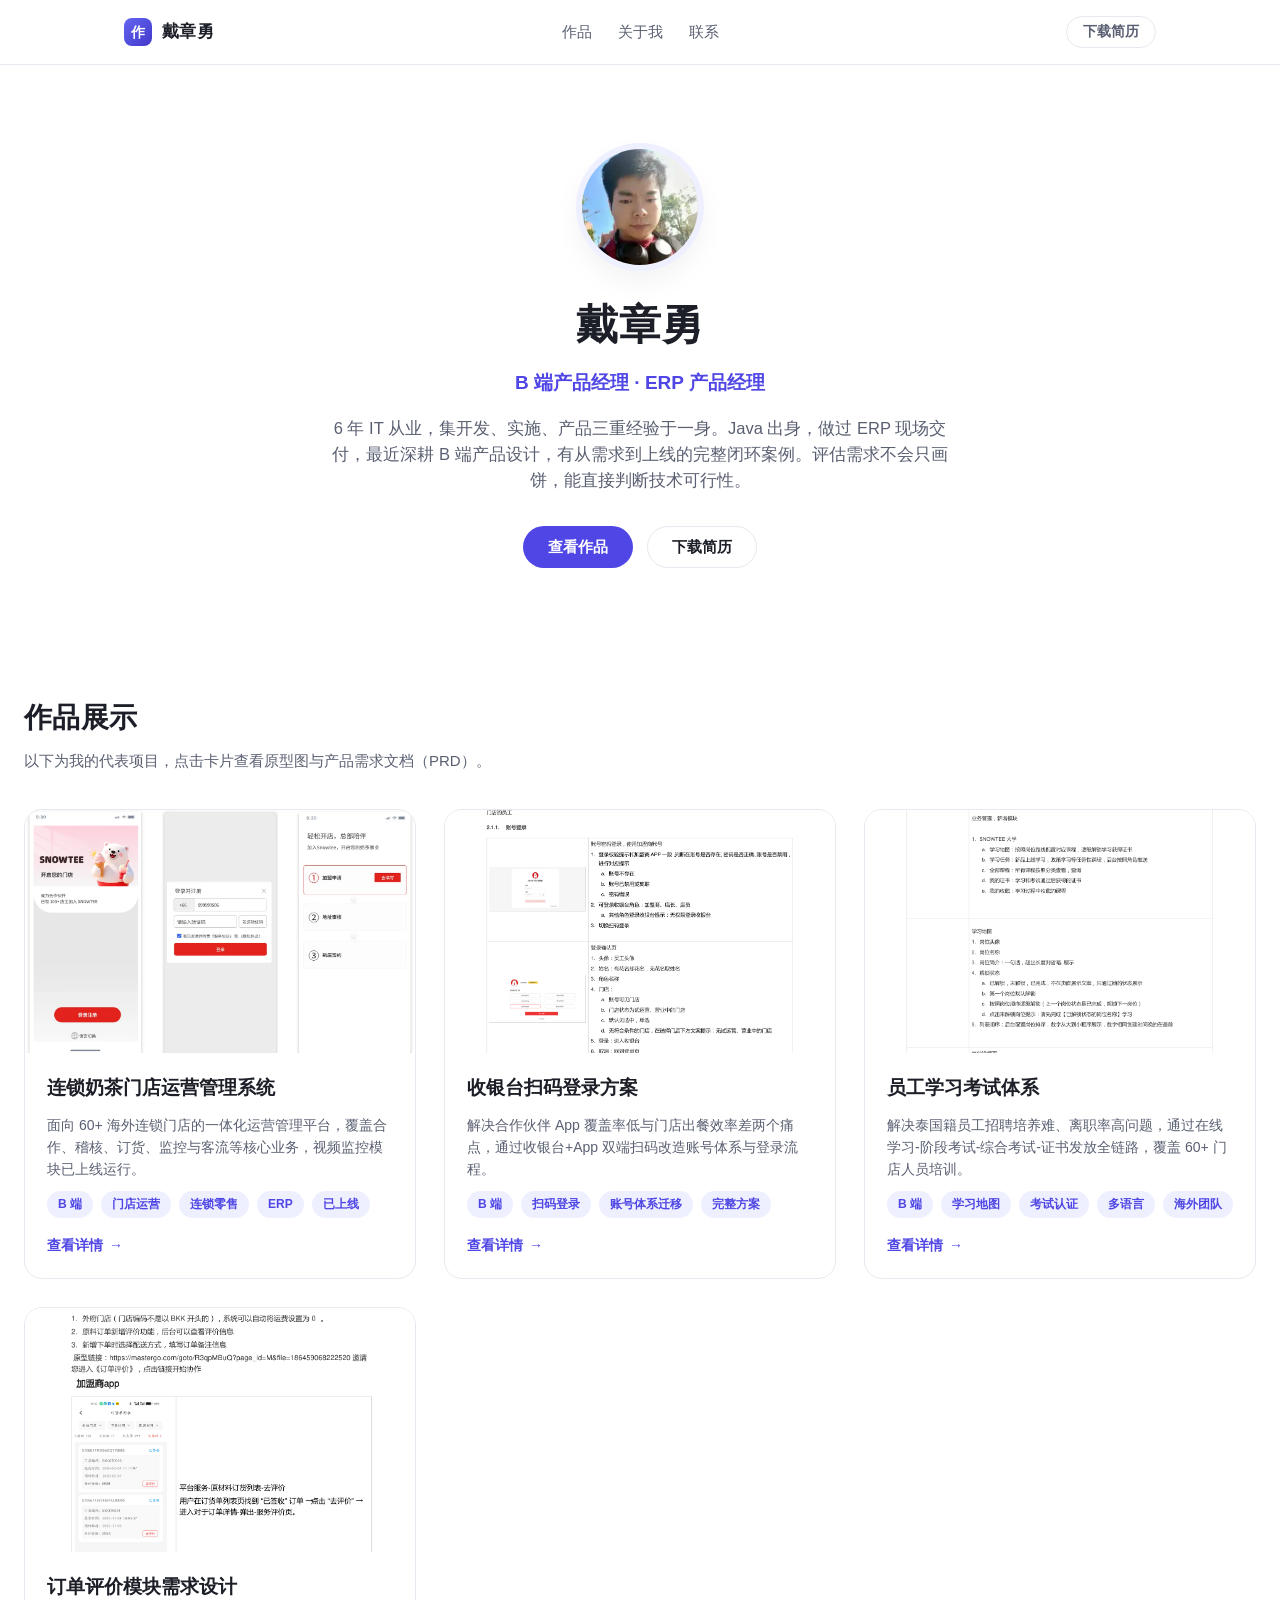
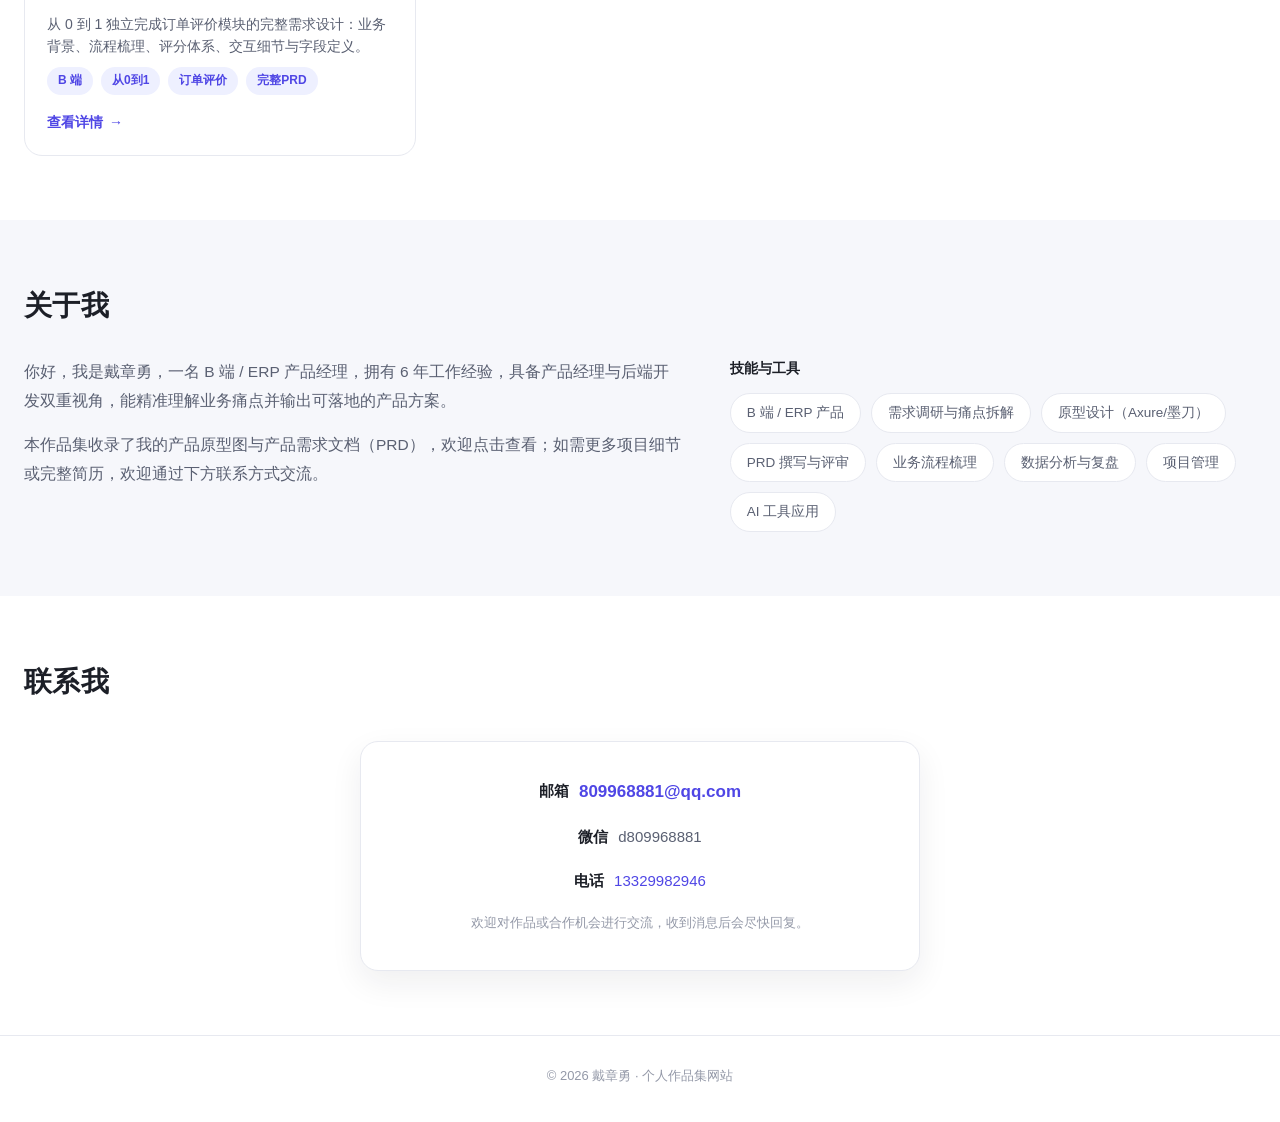
<file: index.html>
<!DOCTYPE html>
<html lang="zh-CN">
<head>
  <meta charset="UTF-8">
  <meta name="viewport" content="width=device-width, initial-scale=1.0">
  <title>戴章勇 · B 端产品经理作品集</title>
  <meta name="description" content="B 端 / ERP 产品经理戴章勇的个人作品集：展示产品设计原型图与产品需求文档（PRD），欢迎点击查看。">
  <meta name="author" content="戴章勇">
  <meta property="og:type" content="website">
  <meta property="og:title" content="戴章勇 · B 端产品经理作品集">
  <meta property="og:description" content="B 端 / ERP 产品经理戴章勇的作品集：原型图与产品需求文档。">
  <meta property="og:image" content="https://alsacei10.github.io/portfolio/assets/img/og-cover.png">
  <link rel="icon" href="assets/img/favicon.png" type="image/png">
  <link rel="stylesheet" href="assets/css/style.css">
</head>
<body>
  <header class="site-header">
    <nav class="nav container" aria-label="主导航">
      <a class="nav-brand" href="index.html">
        <span class="brand-mark">作</span>
        <span id="nav-name">戴章勇</span>
      </a>
      <ul class="nav-links">
        <li><a href="index.html#projects">作品</a></li>
        <li><a href="index.html#about">关于我</a></li>
        <li><a href="index.html#contact">联系</a></li>
      </ul>
      <a class="btn btn-ghost" href="assets/resume.pdf" target="_blank" rel="noopener" id="nav-resume">下载简历</a>
    </nav>
  </header>

  <main>
    <section class="hero">
      <img class="avatar" id="avatar" src="assets/img/avatar.png" alt="头像" width="116" height="116">
      <h1 class="hero-name" id="hero-name">戴章勇</h1>
      <p class="hero-role" id="hero-role">B 端产品经理 · ERP 产品经理</p>
      <p class="hero-tagline" id="hero-tagline">6 年产品与开发经验，兼具业务与技术视角，专注 B 端 / ERP 产品规划、原型设计与 PRD 撰写。</p>
      <div class="hero-actions">
        <a class="btn btn-primary" href="#projects">查看作品</a>
        <a class="btn btn-secondary" href="assets/resume.pdf" target="_blank" rel="noopener" id="hero-resume">下载简历</a>
      </div>
      <div class="error-banner" id="data-error" role="alert">
        数据加载失败：请通过本地服务器访问（如 python -m http.server 8000）或部署后再打开本页。
      </div>
    </section>

    <section class="section" id="projects">
      <h2 class="section-title">作品展示</h2>
      <p class="section-sub">以下为我的代表项目，点击卡片查看原型图与产品需求文档（PRD）。</p>
      <div class="project-grid" id="project-grid"></div>
    </section>

    <section class="section section-alt" id="about">
      <h2 class="section-title">关于我</h2>
      <div class="about-grid">
        <div class="about-bio" id="about-bio"></div>
        <div>
          <div class="about-skills-label" id="skills-label">技能与工具</div>
          <div class="skill-list" id="skill-list"></div>
        </div>
      </div>
    </section>

    <section class="section" id="contact">
      <h2 class="section-title">联系我</h2>
      <div class="contact">
        <div class="contact-card">
          <div class="contact-line"><span class="label">邮箱</span><a class="contact-email" id="contact-email" href="mailto:809968881@qq.com">809968881@qq.com</a></div>
          <div class="contact-line" id="contact-wechat-line"><span class="label">微信</span><span id="contact-wechat"></span></div>
          <div class="contact-line" id="contact-phone-line"><span class="label">电话</span><a id="contact-phone" href="tel:13329982946"></a></div>
          <p class="contact-hint">欢迎对作品或合作机会进行交流，收到消息后会尽快回复。</p>
        </div>
      </div>
    </section>
  </main>

  <footer class="site-footer">
    <p>© <span id="footer-year">2026</span> <span id="footer-name">戴章勇</span> · 个人作品集网站</p>
  </footer>

  <script src="assets/js/main.js"></script>
</body>
</html>
</file>
<file: assets/css/style.css>
/* ============================================================
   个人作品集网站 v1 · 简约浅色主题
   纯静态：无外部依赖，字体使用系统字体栈
   ============================================================ */

:root {
  --bg: #ffffff;
  --bg-soft: #f6f7fb;
  --text: #1c1f27;
  --text-2: #5a6072;
  --text-3: #9499a8;
  --accent: #4f46e5;
  --accent-strong: #4338ca;
  --accent-soft: #eef0ff;
  --border: #e7e9f0;
  --radius-lg: 18px;
  --radius-md: 12px;
  --radius-sm: 8px;
  --shadow-card: 0 12px 32px rgba(28, 31, 39, 0.07);
  --shadow-hover: 0 18px 44px rgba(28, 31, 39, 0.12);
  --font: -apple-system, BlinkMacSystemFont, "Segoe UI", "PingFang SC",
          "Hiragino Sans GB", "Microsoft YaHei", "Noto Sans SC", sans-serif;
}

* { box-sizing: border-box; }

html { scroll-behavior: smooth; }

body {
  margin: 0;
  font-family: var(--font);
  color: var(--text);
  background: var(--bg);
  line-height: 1.6;
  -webkit-font-smoothing: antialiased;
}

img { max-width: 100%; display: block; }

a { color: var(--accent); text-decoration: none; }
a:hover { color: var(--accent-strong); }

h1, h2, h3, p { margin: 0; }

.container {
  max-width: 1080px;
  margin: 0 auto;
  padding: 0 24px;
}

:focus-visible {
  outline: 2px solid var(--accent);
  outline-offset: 2px;
  border-radius: 4px;
}

@media (prefers-reduced-motion: reduce) {
  * { transition: none !important; animation: none !important; }
  html { scroll-behavior: auto; }
}

/* ---------- 顶栏导航 ---------- */
.site-header {
  position: sticky;
  top: 0;
  z-index: 50;
  background: rgba(255, 255, 255, 0.82);
  backdrop-filter: blur(14px);
  -webkit-backdrop-filter: blur(14px);
  border-bottom: 1px solid var(--border);
}

.nav {
  display: flex;
  align-items: center;
  justify-content: space-between;
  height: 64px;
  gap: 16px;
}

.nav-brand {
  font-size: 17px;
  font-weight: 700;
  color: var(--text);
  letter-spacing: 0.02em;
  display: inline-flex;
  align-items: center;
  gap: 10px;
}

.nav-brand .brand-mark {
  width: 28px;
  height: 28px;
  border-radius: 8px;
  background: linear-gradient(135deg, #6366f1, #4338ca);
  color: #fff;
  display: inline-flex;
  align-items: center;
  justify-content: center;
  font-size: 14px;
  font-weight: 800;
}

.nav-links {
  display: flex;
  align-items: center;
  gap: 26px;
  list-style: none;
  margin: 0;
  padding: 0;
}

.nav-links a {
  color: var(--text-2);
  font-size: 15px;
  font-weight: 500;
}
.nav-links a:hover { color: var(--accent); }

/* ---------- 按钮 ---------- */
.btn {
  display: inline-flex;
  align-items: center;
  justify-content: center;
  gap: 8px;
  padding: 11px 24px;
  border-radius: 999px;
  font-size: 15px;
  font-weight: 600;
  line-height: 1.2;
  cursor: pointer;
  transition: background-color 0.18s ease, box-shadow 0.18s ease,
              transform 0.18s ease, color 0.18s ease;
  border: 1px solid transparent;
  white-space: nowrap;
}

.btn-primary {
  background: var(--accent);
  color: #fff;
}
.btn-primary:hover {
  background: var(--accent-strong);
  color: #fff;
  transform: translateY(-1px);
  box-shadow: 0 10px 22px rgba(79, 70, 229, 0.28);
}

.btn-secondary {
  background: var(--bg);
  color: var(--text);
  border-color: var(--border);
}
.btn-secondary:hover {
  border-color: var(--accent);
  color: var(--accent);
  transform: translateY(-1px);
}

.btn-ghost {
  background: transparent;
  color: var(--text-2);
  border-color: var(--border);
  padding: 7px 16px;
  font-size: 13.5px;
}
.btn-ghost:hover { color: var(--accent); border-color: var(--accent); }

.btn-sm { padding: 7px 16px; font-size: 13.5px; }

/* ---------- Hero ---------- */
.hero {
  text-align: center;
  padding: 84px 24px 64px;
}

.avatar {
  width: 116px;
  height: 116px;
  border-radius: 50%;
  object-fit: cover;
  margin: 0 auto 26px;
  box-shadow: 0 0 0 6px var(--accent-soft), var(--shadow-card);
}

.hero-name { font-size: 42px; font-weight: 800; letter-spacing: 0.01em; }

.hero-role {
  margin-top: 10px;
  font-size: 19px;
  font-weight: 600;
  color: var(--accent);
}

.hero-tagline {
  margin: 16px auto 0;
  max-width: 640px;
  font-size: 16.5px;
  color: var(--text-2);
}

.hero-actions {
  margin-top: 32px;
  display: flex;
  gap: 14px;
  justify-content: center;
  flex-wrap: wrap;
}

/* ---------- 区块 ---------- */
.section { padding: 64px 24px; }
.section-alt { background: var(--bg-soft); }

.section-title {
  font-size: 28px;
  font-weight: 800;
  letter-spacing: 0.01em;
}

.section-sub {
  margin-top: 8px;
  font-size: 15px;
  color: var(--text-2);
  max-width: 560px;
}

/* ---------- 项目卡片 ---------- */
.project-grid {
  margin-top: 36px;
  display: grid;
  grid-template-columns: repeat(auto-fill, minmax(320px, 1fr));
  gap: 28px;
}

.card {
  display: flex;
  flex-direction: column;
  background: var(--bg);
  border: 1px solid var(--border);
  border-radius: var(--radius-lg);
  overflow: hidden;
  transition: transform 0.2s ease, box-shadow 0.2s ease;
  text-decoration: none;
  color: inherit;
}

.card:hover {
  transform: translateY(-4px);
  box-shadow: var(--shadow-hover);
  color: inherit;
}

.card-cover {
  aspect-ratio: 16 / 10;
  object-fit: cover;
  width: 100%;
  background: var(--bg-soft);
}

.card-body { padding: 20px 22px 22px; display: flex; flex-direction: column; gap: 10px; flex: 1; }

.card-title { font-size: 19px; font-weight: 700; }

.card-tagline { font-size: 14px; color: var(--text-2); }

.card-tags { display: flex; flex-wrap: wrap; gap: 8px; }

.card-foot {
  margin-top: auto;
  padding-top: 6px;
  display: flex;
  align-items: center;
  gap: 6px;
  color: var(--accent);
  font-size: 14px;
  font-weight: 600;
}

.card:hover .card-foot .arrow { transform: translateX(4px); }
.card-foot .arrow { transition: transform 0.2s ease; }

/* ---------- 标签 ---------- */
.tag {
  display: inline-flex;
  align-items: center;
  padding: 4px 11px;
  border-radius: 999px;
  background: var(--accent-soft);
  color: var(--accent);
  font-size: 12px;
  font-weight: 600;
}

/* ---------- 关于我 ---------- */
.about-grid {
  display: grid;
  grid-template-columns: 1.25fr 1fr;
  gap: 48px;
  margin-top: 28px;
  align-items: start;
}

.about-bio p { font-size: 15.5px; color: var(--text-2); line-height: 1.9; }
.about-bio p + p { margin-top: 14px; }

.about-skills-label {
  font-size: 14px;
  font-weight: 700;
  color: var(--text);
  margin-bottom: 14px;
}

.skill-list { display: flex; flex-wrap: wrap; gap: 10px; }

.skill-item {
  padding: 8px 16px;
  border-radius: 999px;
  background: var(--bg);
  border: 1px solid var(--border);
  font-size: 13.5px;
  font-weight: 500;
  color: var(--text-2);
}

/* ---------- 联系 ---------- */
.contact { text-align: center; }

.contact-card {
  margin: 36px auto 0;
  max-width: 560px;
  background: var(--bg);
  border: 1px solid var(--border);
  border-radius: var(--radius-lg);
  padding: 36px 32px;
  box-shadow: var(--shadow-card);
  display: flex;
  flex-direction: column;
  gap: 20px;
  align-items: center;
}

.contact-line {
  display: flex;
  align-items: center;
  gap: 10px;
  font-size: 15px;
  color: var(--text-2);
  flex-wrap: wrap;
  justify-content: center;
}

.contact-line .label { font-weight: 600; color: var(--text); }

.contact-email { font-size: 17px; font-weight: 700; color: var(--accent); }
.contact-email:hover { color: var(--accent-strong); }

.contact-hint { font-size: 13px; color: var(--text-3); }

/* ---------- 页脚 ---------- */
.site-footer {
  border-top: 1px solid var(--border);
  padding: 30px 24px 36px;
  text-align: center;
  font-size: 13px;
  color: var(--text-3);
}

/* ============================================================
   项目详情页
   ============================================================ */

.back-link {
  display: inline-flex;
  align-items: center;
  gap: 6px;
  margin: 36px 0 8px;
  font-size: 14px;
  font-weight: 600;
  color: var(--text-2);
}
.back-link:hover { color: var(--accent); }

.project-header { padding: 20px 24px 8px; }

.project-title { font-size: 34px; font-weight: 800; letter-spacing: 0.01em; }

.project-tagline { margin-top: 12px; font-size: 17px; color: var(--text-2); max-width: 680px; }

.meta-chips {
  margin-top: 22px;
  display: flex;
  flex-wrap: wrap;
  gap: 10px 14px;
}

.meta-chip {
  display: inline-flex;
  align-items: center;
  gap: 8px;
  padding: 8px 16px;
  border-radius: 999px;
  background: var(--bg-soft);
  border: 1px solid var(--border);
  font-size: 13.5px;
  color: var(--text-2);
}

.meta-chip b { color: var(--text); font-weight: 700; }

.project-body { max-width: 880px; }

.summary p { font-size: 15.5px; color: var(--text-2); line-height: 1.9; }
.summary p + p { margin-top: 14px; }

.doc-actions {
  margin-top: 28px;
  display: flex;
  flex-wrap: wrap;
  gap: 12px;
}

.doc-note {
  margin-top: 12px;
  font-size: 13px;
  color: var(--text-3);
}

/* ---------- 图集 ---------- */
.gallery {
  margin-top: 28px;
  display: grid;
  gap: 28px;
  max-width: 880px;
}

.gallery figure { margin: 0; }

.gallery img {
  width: 100%;
  border-radius: var(--radius-md);
  border: 1px solid var(--border);
  box-shadow: var(--shadow-card);
  cursor: zoom-in;
}

.gallery figcaption {
  margin-top: 10px;
  font-size: 13px;
  color: var(--text-3);
  text-align: center;
}

/* ---------- 上一个/下一个 ---------- */
.pager {
  display: flex;
  justify-content: space-between;
  gap: 16px;
  margin: 56px 0 24px;
  max-width: 880px;
}

.pager a {
  padding: 14px 20px;
  border: 1px solid var(--border);
  border-radius: var(--radius-md);
  color: var(--text-2);
  font-size: 14px;
  font-weight: 600;
  transition: border-color 0.18s ease, color 0.18s ease, transform 0.18s ease;
}
.pager a:hover { color: var(--accent); border-color: var(--accent); }
.pager .prev:hover { transform: translateX(-2px); }
.pager .next:hover { transform: translateX(2px); }
.pager .disabled { opacity: 0.35; pointer-events: none; }

/* ---------- Lightbox ---------- */
.lightbox {
  position: fixed;
  inset: 0;
  z-index: 100;
  display: none;
  align-items: center;
  justify-content: center;
  background: rgba(12, 14, 22, 0.9);
  backdrop-filter: blur(6px);
  -webkit-backdrop-filter: blur(6px);
  padding: 24px;
}

.lightbox.open { display: flex; }

.lightbox img {
  max-width: 92vw;
  max-height: 82vh;
  border-radius: var(--radius-md);
  box-shadow: 0 30px 80px rgba(0, 0, 0, 0.5);
}

.lightbox .lb-caption {
  position: absolute;
  left: 0;
  right: 0;
  bottom: 26px;
  text-align: center;
  color: rgba(255, 255, 255, 0.82);
  font-size: 14px;
}

.lb-btn {
  position: absolute;
  display: inline-flex;
  align-items: center;
  justify-content: center;
  width: 46px;
  height: 46px;
  border-radius: 50%;
  border: 1px solid rgba(255, 255, 255, 0.25);
  background: rgba(255, 255, 255, 0.08);
  color: #fff;
  font-size: 22px;
  cursor: pointer;
  transition: background-color 0.15s ease, transform 0.15s ease;
  user-select: none;
}
.lb-btn:hover { background: rgba(255, 255, 255, 0.2); }

.lb-prev { left: 22px; top: 50%; transform: translateY(-50%); }
.lb-next { right: 22px; top: 50%; transform: translateY(-50%); }
.lb-close { top: 20px; right: 20px; }

/* ---------- 数据加载失败 ---------- */
.error-banner {
  display: none;
  margin: 18px auto 0;
  max-width: 640px;
  padding: 14px 18px;
  border-radius: var(--radius-md);
  background: #fef2f2;
  border: 1px solid #fecaca;
  color: #b91c1c;
  font-size: 14px;
}
.error-banner.show { display: block; }

/* ---------- 404 ---------- */
.notfound { text-align: center; padding: 120px 24px; }
.notfound h1 { font-size: 40px; font-weight: 800; }
.notfound p { margin-top: 14px; color: var(--text-2); }
.notfound .btn { margin-top: 28px; }

/* ---------- 响应式 ---------- */
@media (max-width: 860px) {
  .about-grid { grid-template-columns: 1fr; gap: 32px; }
}

@media (max-width: 720px) {
  .nav-links { gap: 16px; }
  .nav-links a { font-size: 14px; }
  .nav .btn-ghost { display: none; }

  .hero { padding: 64px 20px 48px; }
  .hero-name { font-size: 32px; }
  .hero-role { font-size: 17px; }
  .hero-tagline { font-size: 15.5px; }

  .section { padding: 48px 20px; }
  .section-title { font-size: 24px; }

  .project-title { font-size: 27px; }
  .project-header { padding: 12px 20px 4px; }

  .pager { flex-direction: column; }
  .pager a { text-align: center; }

  .lb-prev { left: 10px; }
  .lb-next { right: 10px; }
}

/* 锚点定位时避开吸顶导航 */
section[id] { scroll-margin-top: 76px; }
</file>
